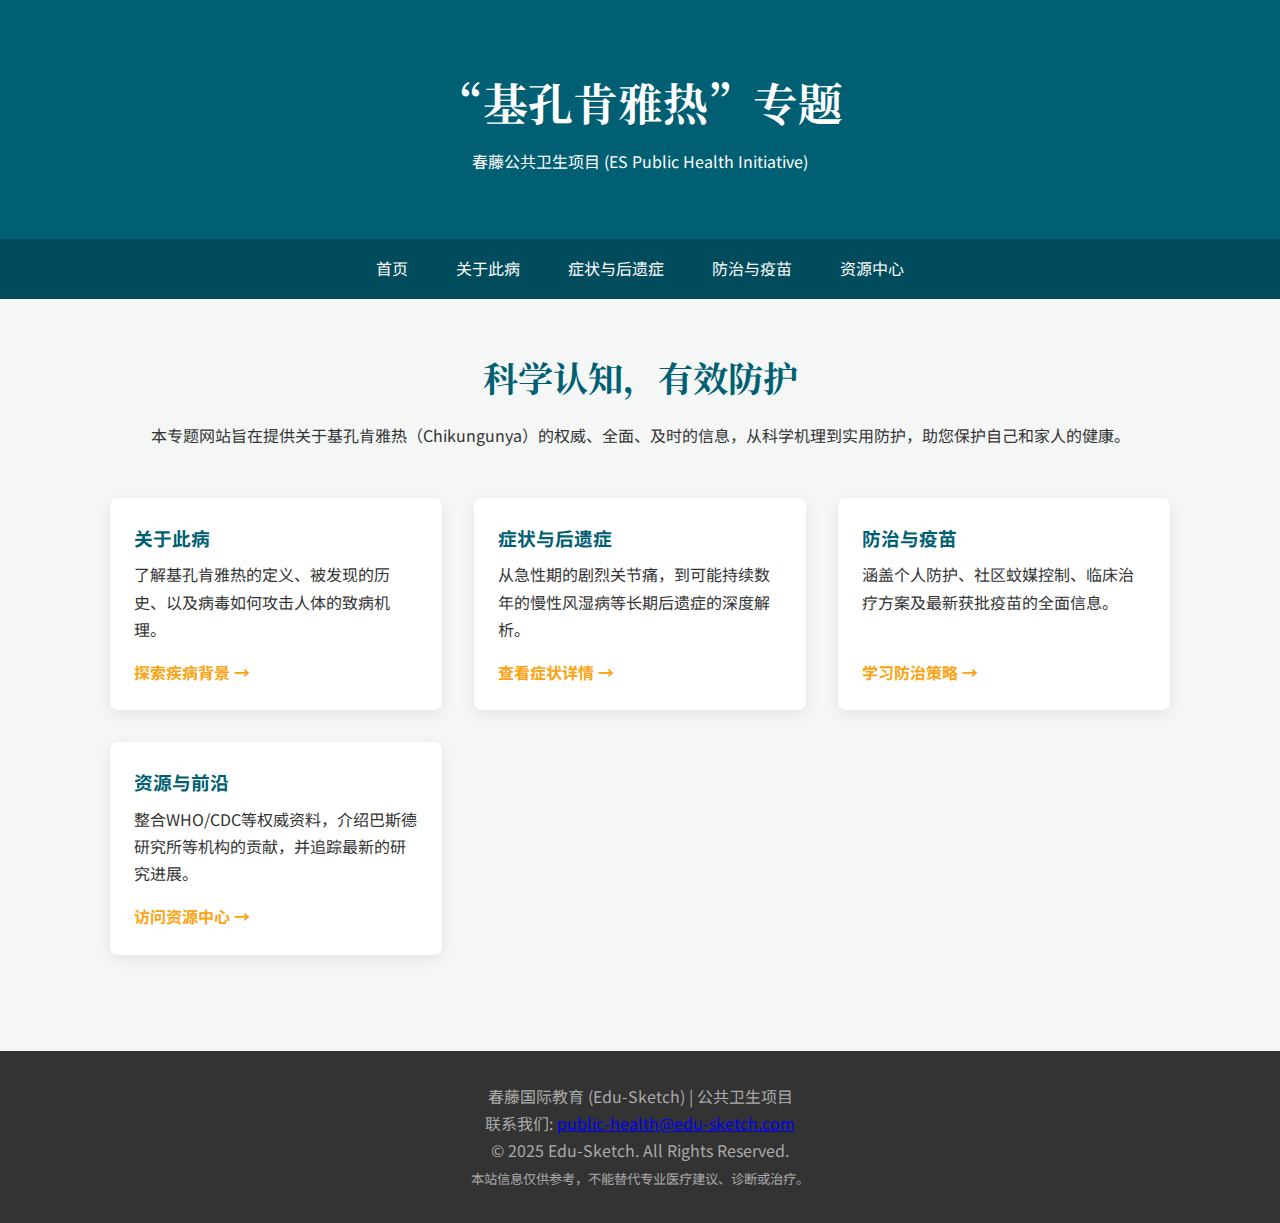
<file: index.html>
<!DOCTYPE html>
<html lang="zh-CN">
<head>
    <meta charset="UTF-8">
    <meta name="viewport" content="width=device-width, initial-scale=1.0">
    <title>“基孔肯雅热”专题 | 春藤公共卫生项目</title>
    <link rel="stylesheet" href="style.css">
    <link rel="preconnect" href="https://fonts.googleapis.com">
    <link rel="preconnect" href="https://fonts.gstatic.com" crossorigin>
    <link href="https://fonts.googleapis.com/css2?family=Noto+Sans+SC:wght@400;700&family=Noto+Serif+SC:wght@700&display=swap" rel="stylesheet">
</head>
<body>

    <header class="site-header">
        <div class="container">
            <h1>“基孔肯雅热”专题</h1>
            <p>春藤公共卫生项目 (ES Public Health Initiative)</p>
        </div>
    </header>

    <nav class="main-nav">
        <div class="container">
            <ul>
                <li><a href="index.html">首页</a></li>
                <li><a href="#">关于此病</a></li>
                <li><a href="symptoms-sequelae.html">症状与后遗症</a></li>
                <li><a href="#">防治与疫苗</a></li>
                <li><a href="#">资源中心</a></li>
            </ul>
        </div>
    </nav>

    <main class="main-content">
        <div class="container">
            <section class="intro-section">
                <h2>科学认知，有效防护</h2>
                <p>本专题网站旨在提供关于基孔肯雅热（Chikungunya）的权威、全面、及时的信息，从科学机理到实用防护，助您保护自己和家人的健康。</p>
            </section>

           <section class="disease-cards">
    <div class="card">
        <h3>关于此病</h3>
        <p>了解基孔肯雅热的定义、被发现的历史、以及病毒如何攻击人体的致病机理。</p>
        <a href="#" class="card-link">探索疾病背景 &rarr;</a>
    </div>

    <div class="card">
        <h3>症状与后遗症</h3>
        <p>从急性期的剧烈关节痛，到可能持续数年的慢性风湿病等长期后遗症的深度解析。</p>
        <a href="symptoms-sequelae.html" class="card-link">查看症状详情 &rarr;</a>
    </div>

    <div class="card">
        <h3>防治与疫苗</h3>
        <p>涵盖个人防护、社区蚊媒控制、临床治疗方案及最新获批疫苗的全面信息。</p>
        <a href="#" class="card-link">学习防治策略 &rarr;</a>
    </div>

    <div class="card">
        <h3>资源与前沿</h3>
        <p>整合WHO/CDC等权威资料，介绍巴斯德研究所等机构的贡献，并追踪最新的研究进展。</p>
        <a href="#" class="card-link">访问资源中心 &rarr;</a>
    </div>
</section>
        </div>
    </main>

    <footer class="site-footer">
    <div class="container">
        <div class="footer-brand">春藤国际教育 (Edu-Sketch) | 公共卫生项目</div>
        <div class="footer-contact">
            联系我们: <a href="mailto:public-health@edu-sketch.com">public-health@edu-sketch.com</a>
        </div>
        <div class="footer-legal">
            &copy; 2025 Edu-Sketch. All Rights Reserved.
            <br>
            <small>本站信息仅供参考，不能替代专业医疗建议、诊断或治疗。</small>
        </div>
    </div>
</footer>

</body>
</html>
</file>
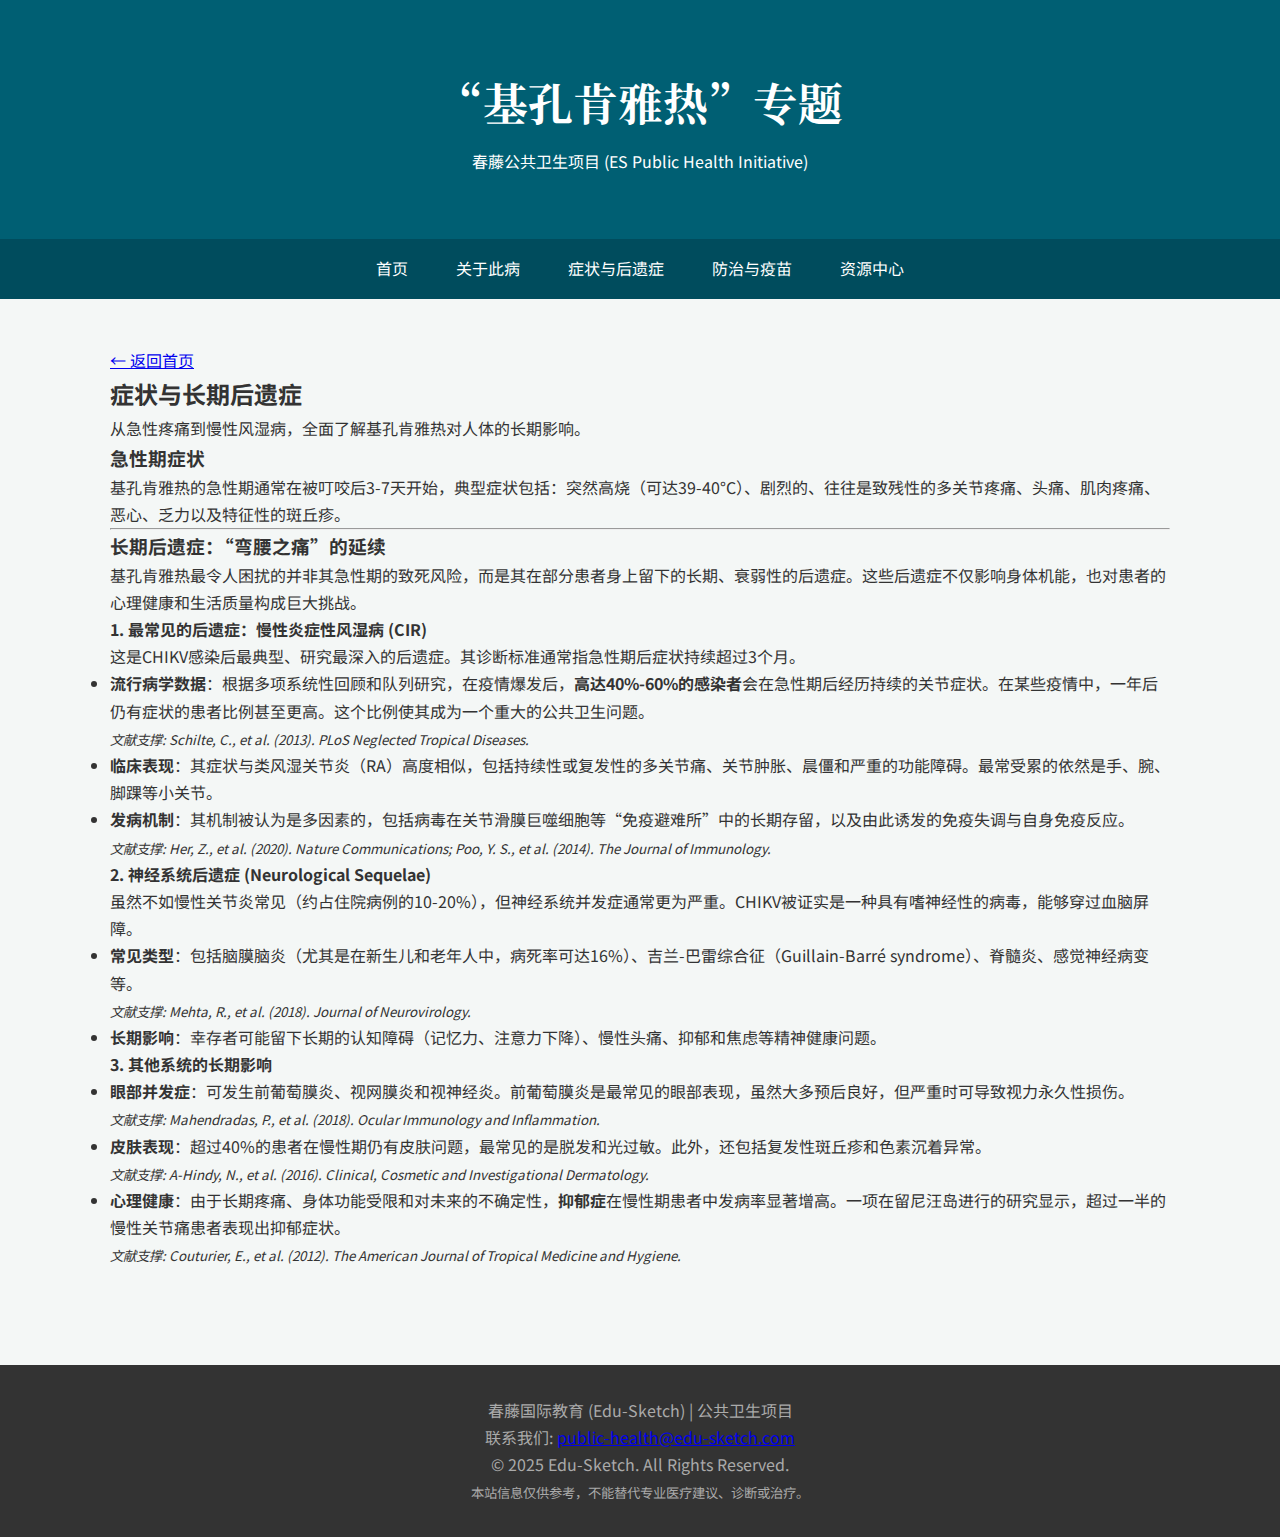
<file: symptoms-sequelae.html>
<!DOCTYPE html>
<html lang="zh-CN">
<head>
    <meta charset="UTF-8">
    <meta name="viewport" content="width=device-width, initial-scale=1.0">
    <title>症状与后遗症 - “基孔肯雅热”专题</title>
    <link rel="stylesheet" href="style.css">
    <link rel="preconnect" href="https://fonts.googleapis.com">
    <link rel="preconnect" href="https://fonts.gstatic.com" crossorigin>
    <link href="https://fonts.googleapis.com/css2?family=Noto+Sans+SC:wght@400;700&family=Noto+Serif+SC:wght@700&display=swap" rel="stylesheet">
</head>
<body>

    <header class="site-header">
        <div class="container">
            <h1>“基孔肯雅热”专题</h1>
            <p>春藤公共卫生项目 (ES Public Health Initiative)</p>
        </div>
    </header>

    <nav class="main-nav">
        <div class="container">
            <ul>
                <li><a href="index.html">首页</a></li>
                <li><a href="#">关于此病</a></li>
                <li><a href="symptoms-sequelae.html">症状与后遗症</a></li>
                <li><a href="#">防治与疫苗</a></li>
                <li><a href="#">资源中心</a></li>
            </ul>
        </div>
    </nav>

    <main class="main-content">
        <div class="container content-page">
            <a href="index.html" class="back-link">&larr; 返回首页</a>
            <h2>症状与长期后遗症</h2>
            <p class="page-subtitle">从急性疼痛到慢性风湿病，全面了解基孔肯雅热对人体的长期影响。</p>
            
            <article>
                <h3>急性期症状</h3>
                <p>基孔肯雅热的急性期通常在被叮咬后3-7天开始，典型症状包括：突然高烧（可达39-40°C）、剧烈的、往往是致残性的多关节疼痛、头痛、肌肉疼痛、恶心、乏力以及特征性的斑丘疹。</p>

                <hr>

                <h3>长期后遗症：“弯腰之痛”的延续</h3>
                <p>基孔肯雅热最令人困扰的并非其急性期的致死风险，而是其在部分患者身上留下的长期、衰弱性的后遗症。这些后遗症不仅影响身体机能，也对患者的心理健康和生活质量构成巨大挑战。</p>

                <h4>1. 最常见的后遗症：慢性炎症性风湿病 (CIR)</h4>
                <p>这是CHIKV感染后最典型、研究最深入的后遗症。其诊断标准通常指急性期后症状持续超过3个月。</p>
                <ul>
                    <li><strong>流行病学数据</strong>：根据多项系统性回顾和队列研究，在疫情爆发后，<strong>高达40%-60%的感染者</strong>会在急性期后经历持续的关节症状。在某些疫情中，一年后仍有症状的患者比例甚至更高。这个比例使其成为一个重大的公共卫生问题。<br><small><em>文献支撑: Schilte, C., et al. (2013). PLoS Neglected Tropical Diseases.</em></small></li>
                    <li><strong>临床表现</strong>：其症状与类风湿关节炎（RA）高度相似，包括持续性或复发性的多关节痛、关节肿胀、晨僵和严重的功能障碍。最常受累的依然是手、腕、脚踝等小关节。</li>
                    <li><strong>发病机制</strong>：其机制被认为是多因素的，包括病毒在关节滑膜巨噬细胞等“免疫避难所”中的长期存留，以及由此诱发的免疫失调与自身免疫反应。<br><small><em>文献支撑: Her, Z., et al. (2020). Nature Communications; Poo, Y. S., et al. (2014). The Journal of Immunology.</em></small></li>
                </ul>

                <h4>2. 神经系统后遗症 (Neurological Sequelae)</h4>
                <p>虽然不如慢性关节炎常见（约占住院病例的10-20%），但神经系统并发症通常更为严重。CHIKV被证实是一种具有嗜神经性的病毒，能够穿过血脑屏障。</p>
                <ul>
                    <li><strong>常见类型</strong>：包括脑膜脑炎（尤其是在新生儿和老年人中，病死率可达16%）、吉兰-巴雷综合征（Guillain-Barré syndrome）、脊髓炎、感觉神经病变等。<br><small><em>文献支撑: Mehta, R., et al. (2018). Journal of Neurovirology.</em></small></li>
                    <li><strong>长期影响</strong>：幸存者可能留下长期的认知障碍（记忆力、注意力下降）、慢性头痛、抑郁和焦虑等精神健康问题。</li>
                </ul>
                
                <h4>3. 其他系统的长期影响</h4>
                <ul>
                    <li><strong>眼部并发症</strong>：可发生前葡萄膜炎、视网膜炎和视神经炎。前葡萄膜炎是最常见的眼部表现，虽然大多预后良好，但严重时可导致视力永久性损伤。<br><small><em>文献支撑: Mahendradas, P., et al. (2018). Ocular Immunology and Inflammation.</em></small></li>
                    <li><strong>皮肤表现</strong>：超过40%的患者在慢性期仍有皮肤问题，最常见的是脱发和光过敏。此外，还包括复发性斑丘疹和色素沉着异常。<br><small><em>文献支撑: A-Hindy, N., et al. (2016). Clinical, Cosmetic and Investigational Dermatology.</em></small></li>
                    <li><strong>心理健康</strong>：由于长期疼痛、身体功能受限和对未来的不确定性，<strong>抑郁症</strong>在慢性期患者中发病率显著增高。一项在留尼汪岛进行的研究显示，超过一半的慢性关节痛患者表现出抑郁症状。<br><small><em>文献支撑: Couturier, E., et al. (2012). The American Journal of Tropical Medicine and Hygiene.</em></small></li>
                </ul>
            </article>
        </div>
    </main>

    <footer class="site-footer">
        <div class="container">
            <div class="footer-brand">春藤国际教育 (Edu-Sketch) | 公共卫生项目</div>
            <div class="footer-contact">
                联系我们: <a href="mailto:public-health@edu-sketch.com">public-health@edu-sketch.com</a>
            </div>
            <div class="footer-legal">
                &copy; 2025 Edu-Sketch. All Rights Reserved.
                <br>
                <small>本站信息仅供参考，不能替代专业医疗建议、诊断或治疗。</small>
            </div>
        </div>
    </footer>

</body>
</html>
</file>
<file: style.css>
/* --- 全局重置与基础设定 --- */
* {
    margin: 0;
    padding: 0;
    box-sizing: border-box;
}
body {
    font-family: 'Noto Sans SC', sans-serif;
    line-height: 1.7;
    background-color: #f4f7f6;
    color: #333;
}
.container {
    max-width: 1100px;
    margin: 0 auto;
    padding: 0 20px;
}
/* --- 头部样式 --- */
.site-header {
    background-color: #005f73; /* 专业蓝 */
    color: #ffffff;
    padding: 4rem 0;
    text-align: center;
}
.site-header h1 {
    font-family: 'Noto Serif SC', serif;
    font-size: 2.8rem;
    margin-bottom: 0.5rem;
}
/* --- 导航栏样式 --- */
.main-nav {
    background-color: #004c5d;
    padding: 1rem 0;
    position: sticky;
    top: 0;
    z-index: 100;
}
.main-nav ul {
    list-style: none;
    display: flex;
    justify-content: center;
}
.main-nav ul li a {
    color: #ffffff;
    text-decoration: none;
    padding: 0.5rem 1.5rem;
    transition: background-color 0.3s;
}
.main-nav ul li a:hover {
    background-color: #007f8d;
    border-radius: 5px;
}
/* --- 主要内容区样式 --- */
.main-content {
    padding: 3rem 0;
}
.intro-section {
    text-align: center;
    margin-bottom: 3rem;
}
.intro-section h2 {
    font-family: 'Noto Serif SC', serif;
    font-size: 2.2rem;
    color: #005f73;
    margin-bottom: 1rem;
}
/* --- 疾病卡片样式 --- */
.disease-cards {
    display: grid;
    grid-template-columns: repeat(auto-fit, minmax(250px, 1fr));
    gap: 2rem;
}
.card {
    background-color: #ffffff;
    border-radius: 8px;
    box-shadow: 0 4px 15px rgba(0,0,0,0.08);
    padding: 1.5rem;
    display: flex;
    flex-direction: column;
}
.card h3 {
    color: #005f73;
    margin-bottom: 0.5rem;
}
.card p {
    flex-grow: 1; /* 让段落填充空间，使链接保持在底部 */
    margin-bottom: 1rem;
}
.card-link {
    color: #fca311; /* 警示橙 */
    text-decoration: none;
    font-weight: bold;
    align-self: flex-start;
}
.card-link:hover {
    text-decoration: underline;
}
/* --- 页脚样式 --- */
.site-footer {
    background-color: #333;
    color: #aaa;
    text-align: center;
    padding: 2rem 0;
    margin-top: 3rem;
}
</file>
